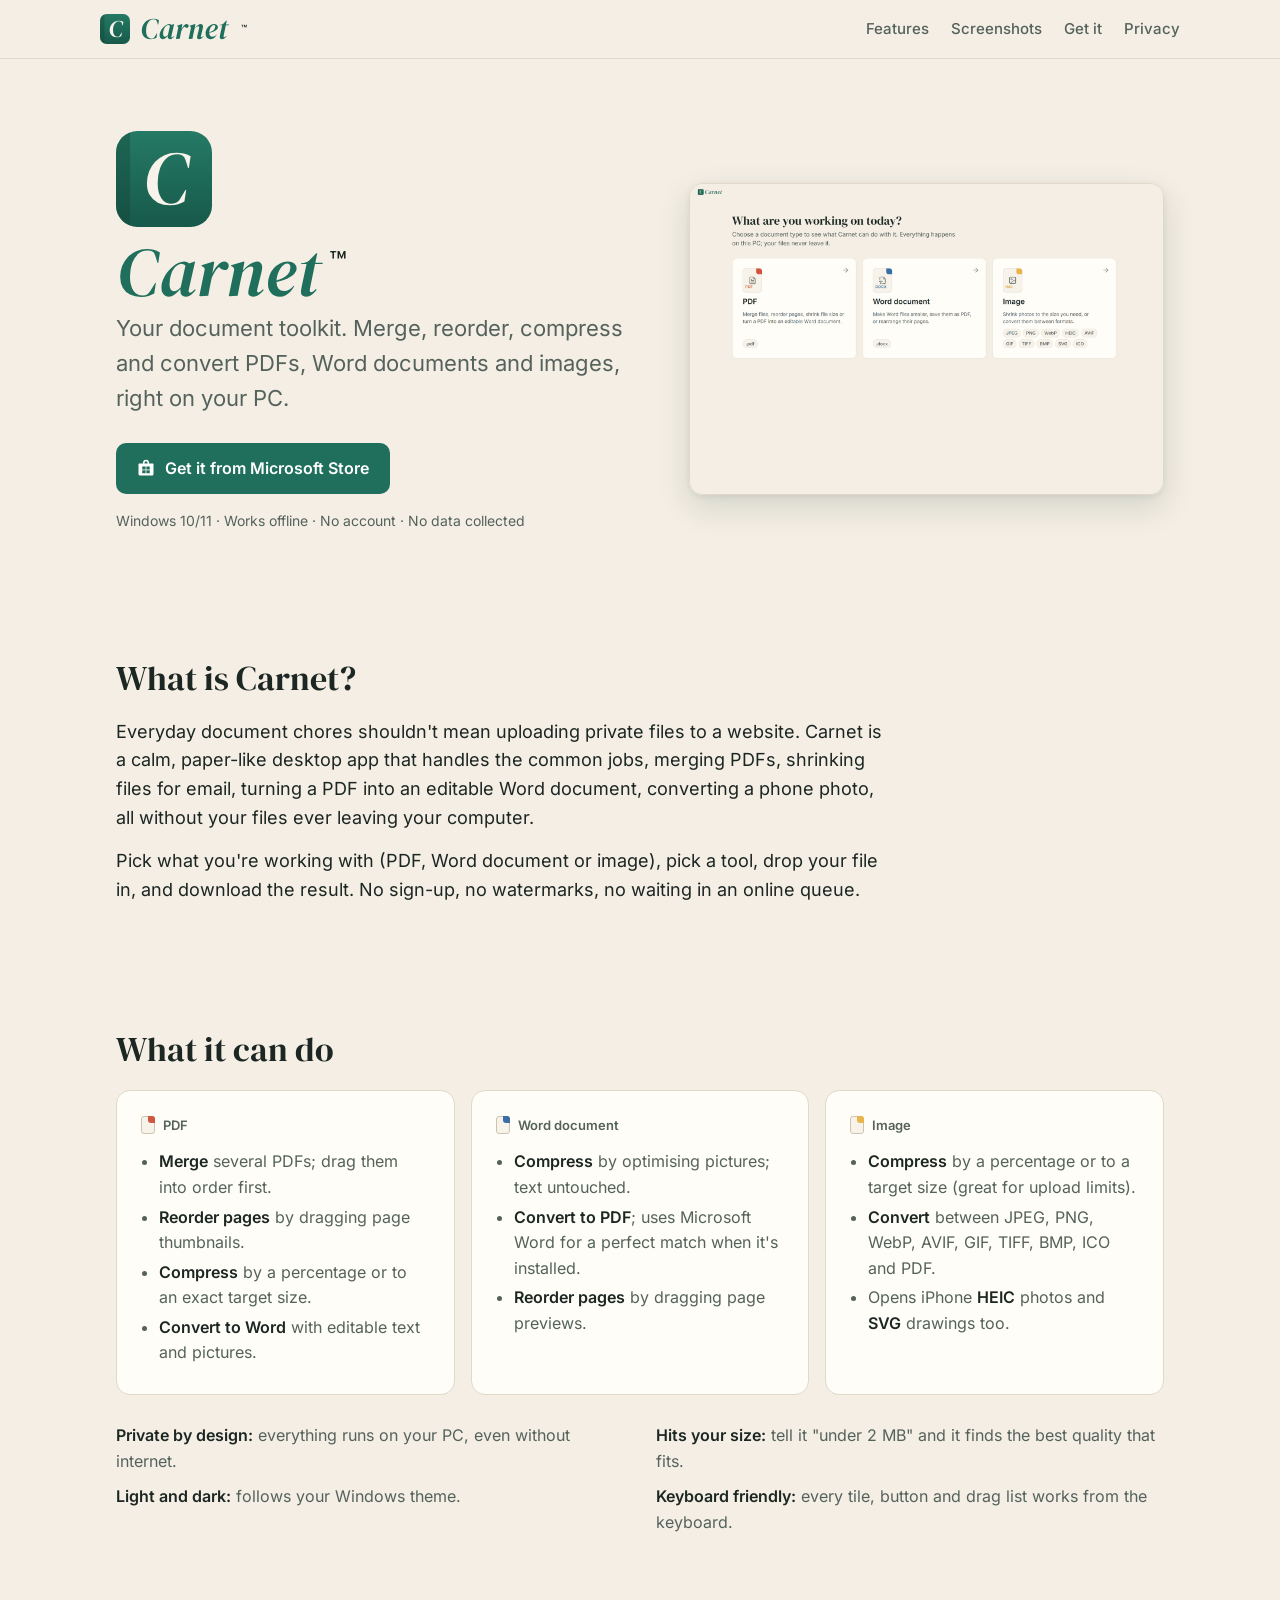
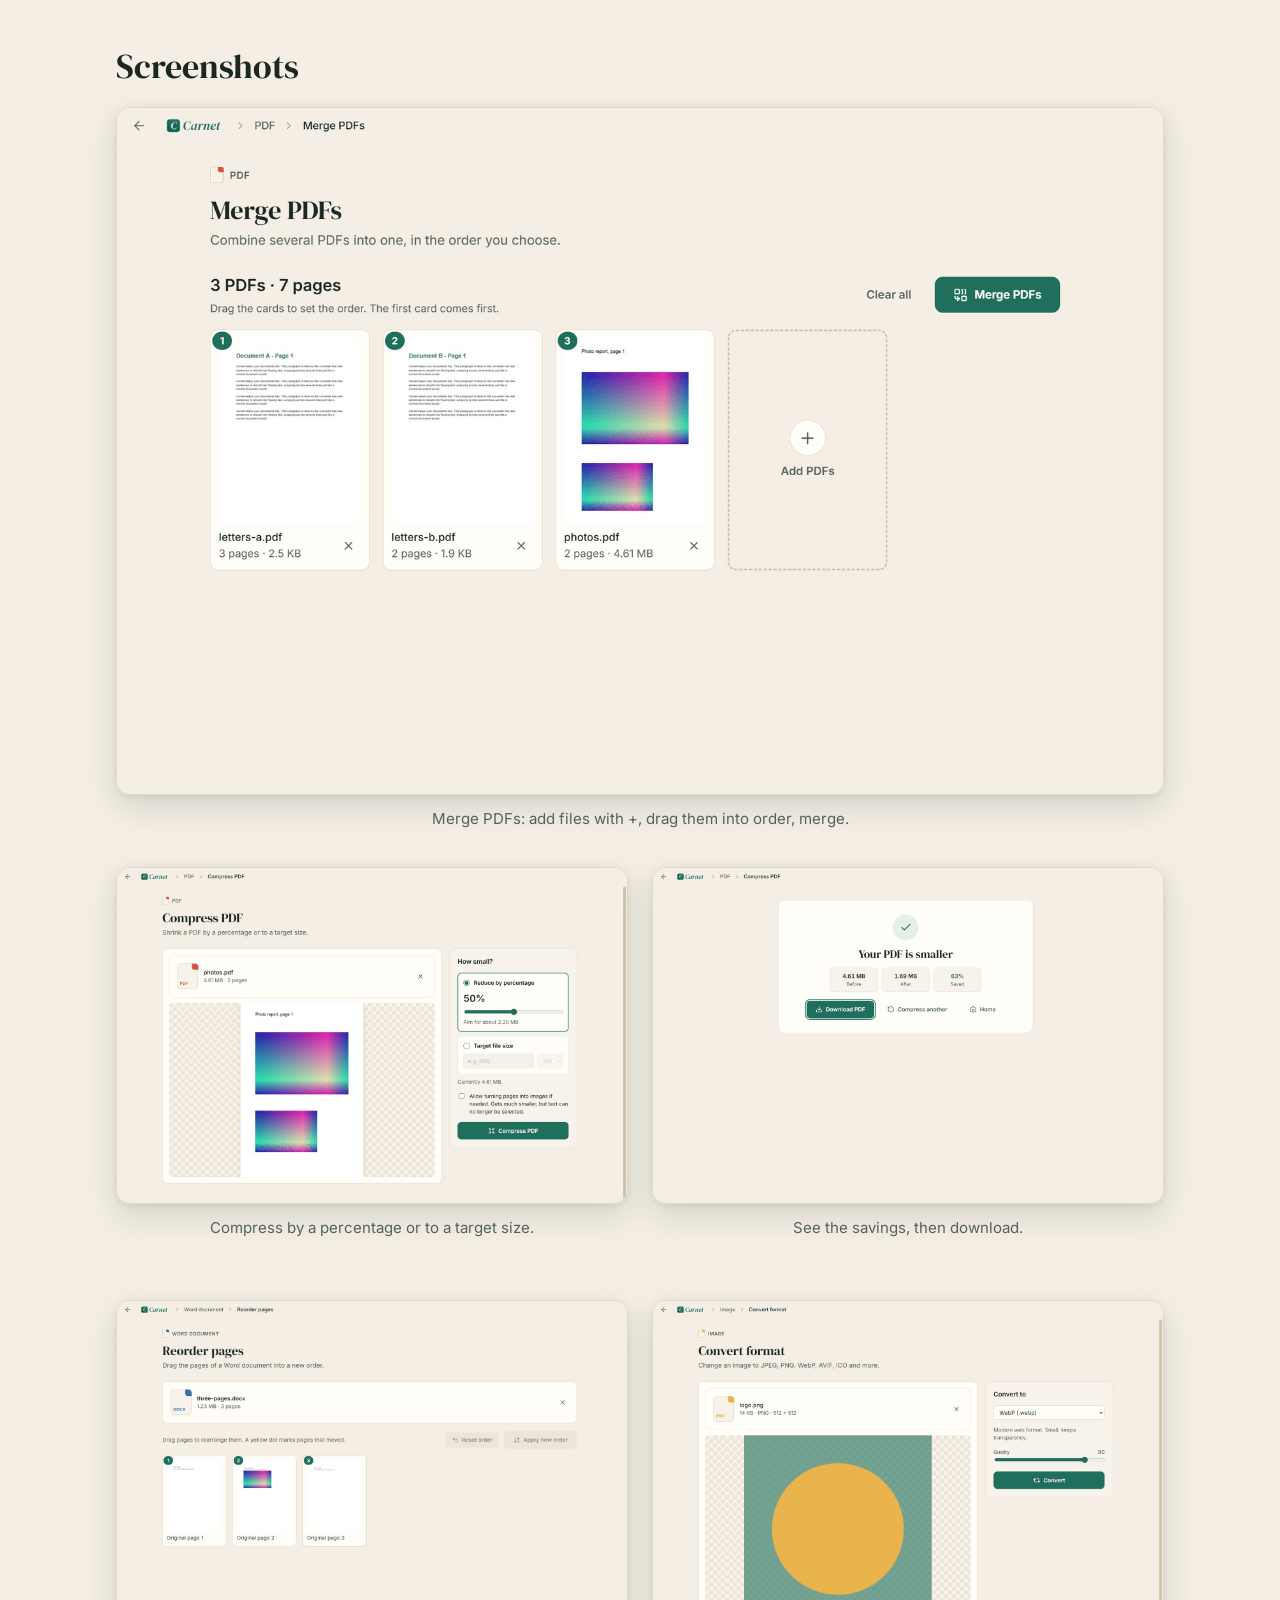
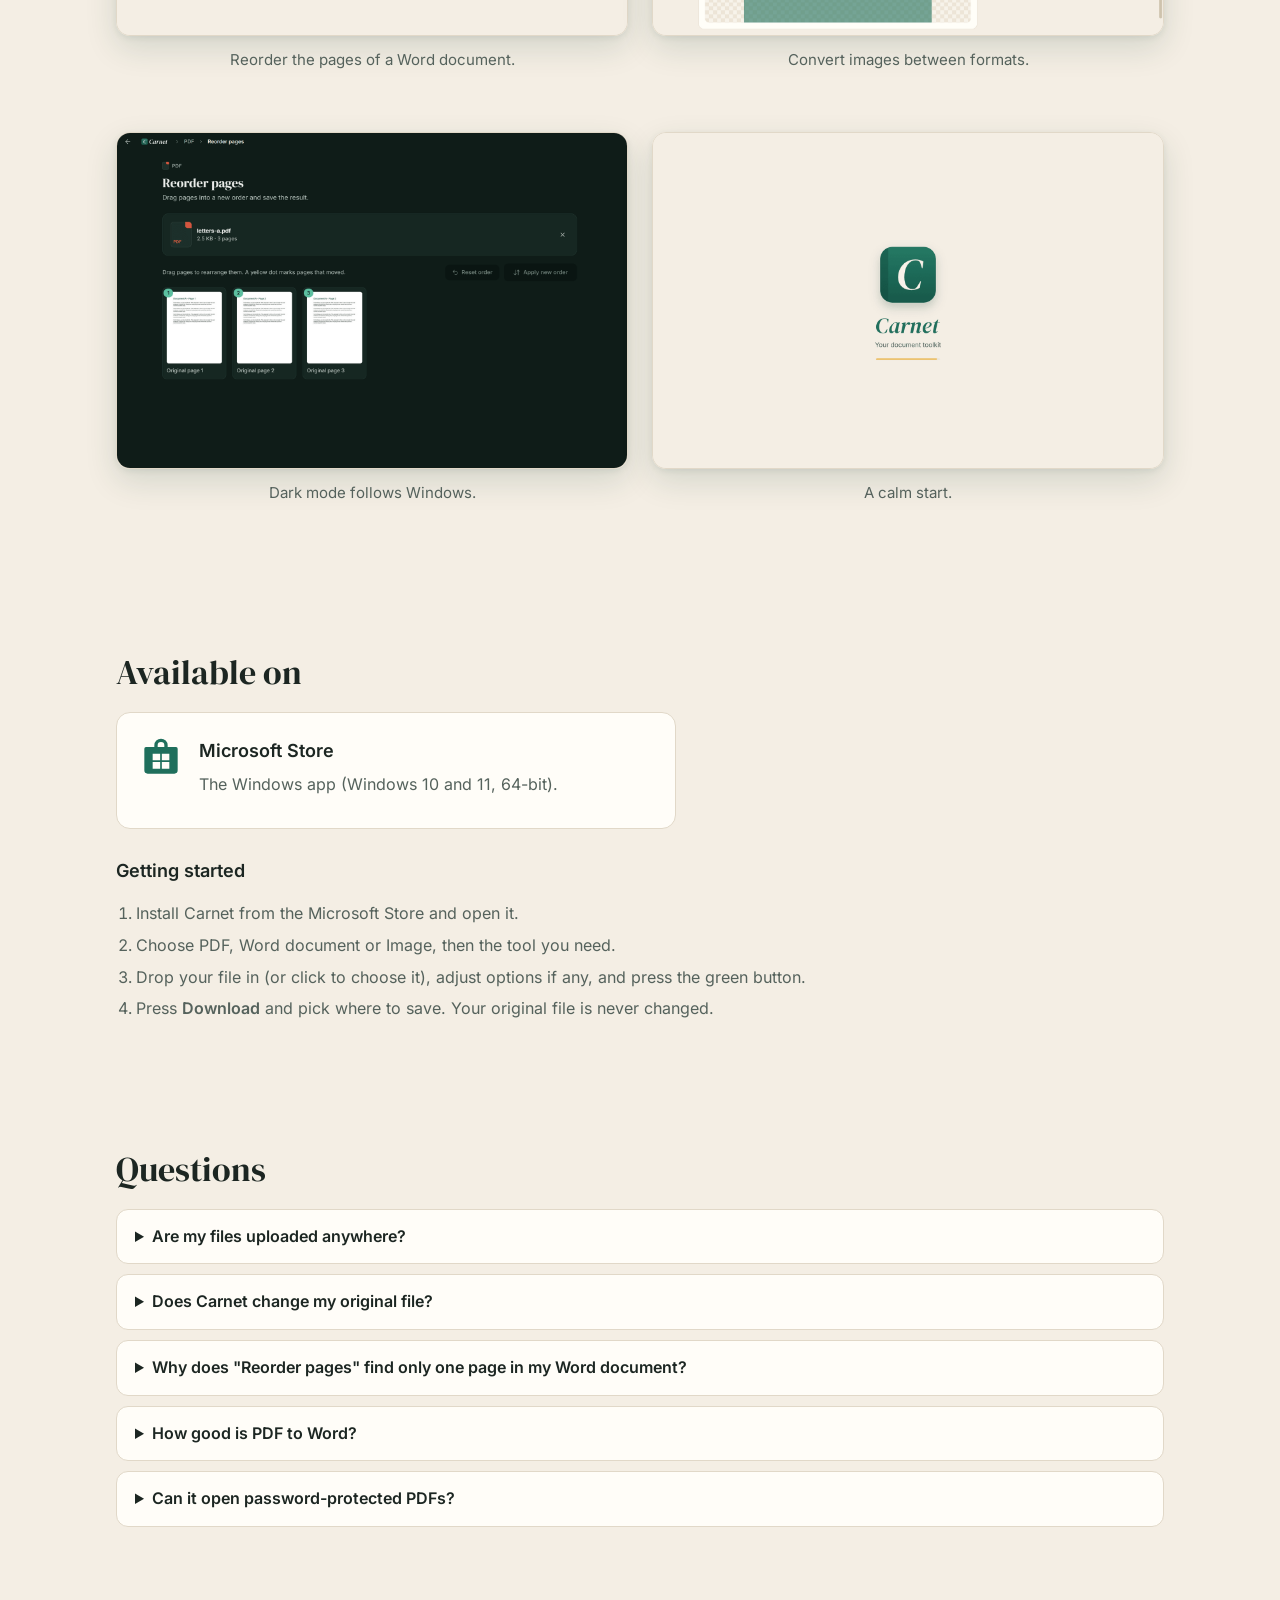
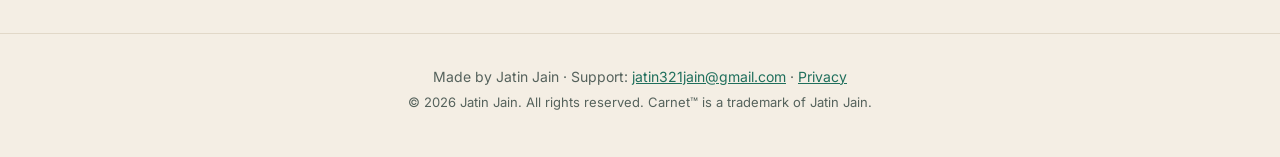
<file: index.html>
<!doctype html>
<html lang="en">
  <head>
    <meta charset="UTF-8" />
    <meta name="viewport" content="width=device-width, initial-scale=1" />
    <title>Carnet™ · Your document toolkit for Windows</title>
    <meta
      name="description"
      content="Carnet merges, reorders, compresses and converts PDFs, Word documents and images on your Windows PC. Simple, calm, and fully offline: your files never leave your computer."
    />
    <link rel="icon" href="assets/favicon.ico" sizes="any" />
    <link rel="icon" type="image/svg+xml" href="assets/favicon.svg" />
    <link rel="apple-touch-icon" href="assets/apple-touch-icon.png" />
    <meta property="og:title" content="Carnet™ · Your document toolkit" />
    <meta property="og:description" content="Merge, reorder, compress and convert PDFs, Word documents and images. Offline, on Windows." />
    <meta property="og:image" content="https://jatin-jain-123.github.io/carnet/assets/og-image-1200x630.png" />
    <meta property="og:url" content="https://jatin-jain-123.github.io/carnet/" />
    <meta name="twitter:card" content="summary_large_image" />
    <link rel="stylesheet" href="styles.css" />
  </head>
  <body>
    <header class="nav">
      <a class="brand" href="./"><img class="icon" src="assets/icon.svg" alt="" width="30" height="30" /><img class="wordmark only-light" src="assets/wordmark.svg" alt="Carnet" /><img class="wordmark only-dark" src="assets/wordmark-paper.svg" alt="Carnet" /><sup class="tm" title="Carnet is a trademark of Jatin Jain">™</sup></a>
      <nav>
        <a href="#features">Features</a>
        <a href="#screenshots">Screenshots</a>
        <a href="#get">Get it</a>
        <a href="privacy.html">Privacy</a>
      </nav>
    </header>

    <main>
      <!-- Title + tagline -->
      <section class="hero">
        <div>
          <img class="hero-logo" src="assets/icon.svg" alt="Carnet logo" width="96" height="96" />
          <h1><img class="wordmark only-light" src="assets/wordmark.svg" alt="Carnet" /><img class="wordmark only-dark" src="assets/wordmark-paper.svg" alt="Carnet" /><sup class="tm" title="Carnet is a trademark of Jatin Jain">™</sup></h1>
          <p class="tagline">Your document toolkit. Merge, reorder, compress and convert PDFs, Word documents and images, right on your PC.</p>
          <div class="cta">
            <a class="button primary" href="https://apps.microsoft.com/detail/9NG0MKF75N74" target="_blank" rel="noopener" title="Get Carnet from the Microsoft Store">
              <svg width="18" height="18" viewBox="0 0 24 24" aria-hidden="true"><path fill="currentColor" d="M8 6V5a4 4 0 0 1 8 0v1h5a1 1 0 0 1 1 1v13a2 2 0 0 1-2 2H4a2 2 0 0 1-2-2V7a1 1 0 0 1 1-1zm2 0h4V5a2 2 0 0 0-4 0zM7 10v4h4.5v-4zm5.5 0v4H17v-4zM7 15v4h4.5v-4zm5.5 0v4H17v-4z"/></svg>
              Get it from Microsoft Store
            </a>
          </div>
          <p class="note">Windows 10/11 · Works offline · No account · No data collected</p>
        </div>
        <img class="hero-shot only-light" src="screenshots/home.png" alt="Carnet home screen with PDF, Word document and Image tiles" />
        <img class="hero-shot only-dark" src="screenshots/home-dark.png" alt="Carnet home screen in dark mode" />
      </section>

      <!-- Description -->
      <section class="description">
        <h2>What is Carnet?</h2>
        <p>
          Everyday document chores shouldn't mean uploading private files to a website. Carnet is a calm, paper-like
          desktop app that handles the common jobs, merging PDFs, shrinking files for email, turning a PDF into an
          editable Word document, converting a phone photo, all without your files ever leaving your computer.
        </p>
        <p>
          Pick what you're working with (PDF, Word document or image), pick a tool, drop your file in, and download the
          result. No sign-up, no watermarks, no waiting in an online queue.
        </p>
      </section>

      <!-- Features -->
      <section id="features" class="features">
        <h2>What it can do</h2>
        <div class="grid">
          <div class="card">
            <span class="chip" style="--ft: var(--pdf)"><i></i>PDF</span>
            <ul>
              <li><strong>Merge</strong> several PDFs; drag them into order first.</li>
              <li><strong>Reorder pages</strong> by dragging page thumbnails.</li>
              <li><strong>Compress</strong> by a percentage or to an exact target size.</li>
              <li><strong>Convert to Word</strong> with editable text and pictures.</li>
            </ul>
          </div>
          <div class="card">
            <span class="chip" style="--ft: var(--doc)"><i></i>Word document</span>
            <ul>
              <li><strong>Compress</strong> by optimising pictures; text untouched.</li>
              <li><strong>Convert to PDF</strong>; uses Microsoft Word for a perfect match when it's installed.</li>
              <li><strong>Reorder pages</strong> by dragging page previews.</li>
            </ul>
          </div>
          <div class="card">
            <span class="chip" style="--ft: var(--image)"><i></i>Image</span>
            <ul>
              <li><strong>Compress</strong> by a percentage or to a target size (great for upload limits).</li>
              <li><strong>Convert</strong> between JPEG, PNG, WebP, AVIF, GIF, TIFF, BMP, ICO and PDF.</li>
              <li>Opens iPhone <strong>HEIC</strong> photos and <strong>SVG</strong> drawings too.</li>
            </ul>
          </div>
        </div>
        <ul class="facts">
          <li><strong>Private by design:</strong> everything runs on your PC, even without internet.</li>
          <li><strong>Hits your size:</strong> tell it "under 2 MB" and it finds the best quality that fits.</li>
          <li><strong>Light and dark:</strong> follows your Windows theme.</li>
          <li><strong>Keyboard friendly:</strong> every tile, button and drag list works from the keyboard.</li>
        </ul>
      </section>

      <!-- Screenshots -->
      <section id="screenshots" class="screenshots">
        <h2>Screenshots</h2>
        <figure>
          <img src="screenshots/merge.png" alt="Merge PDFs screen with three PDF cards in order and an Add PDFs tile" loading="lazy" />
          <figcaption>Merge PDFs: add files with +, drag them into order, merge.</figcaption>
        </figure>
        <div class="shot-grid">
          <figure>
            <img src="screenshots/compress-pdf.png" alt="Compress PDF screen with the percentage and target size options in a side panel" loading="lazy" />
            <figcaption>Compress by a percentage or to a target size.</figcaption>
          </figure>
          <figure>
            <img src="screenshots/compress-done.png" alt="Result card showing the PDF went from 4.61 MB to 1.69 MB, 63% smaller, with a Download button" loading="lazy" />
            <figcaption>See the savings, then download.</figcaption>
          </figure>
          <figure>
            <img src="screenshots/reorder-word.png" alt="Reorder pages screen showing Word document pages as tiles" loading="lazy" />
            <figcaption>Reorder the pages of a Word document.</figcaption>
          </figure>
          <figure>
            <img src="screenshots/convert-image.png" alt="Convert image screen with a format drop-down in the side bar" loading="lazy" />
            <figcaption>Convert images between formats.</figcaption>
          </figure>
          <figure>
            <img src="screenshots/reorder-pdf-dark.png" alt="Reorder PDF pages screen in dark mode" loading="lazy" />
            <figcaption>Dark mode follows Windows.</figcaption>
          </figure>
          <figure>
            <img src="screenshots/splash.png" alt="Carnet opening screen with the green Carnet icon and the name" loading="lazy" />
            <figcaption>A calm start.</figcaption>
          </figure>
        </div>
      </section>

      <!-- Platforms -->
      <section id="get" class="platforms">
        <h2>Available on</h2>
        <a class="platform" href="https://apps.microsoft.com/detail/9NG0MKF75N74" target="_blank" rel="noopener" title="Get Carnet from the Microsoft Store">
          <svg class="platform-icon" viewBox="0 0 24 24" aria-hidden="true"><path fill="currentColor" d="M8 6V5a4 4 0 0 1 8 0v1h5a1 1 0 0 1 1 1v13a2 2 0 0 1-2 2H4a2 2 0 0 1-2-2V7a1 1 0 0 1 1-1zm2 0h4V5a2 2 0 0 0-4 0zM7 10v4h4.5v-4zm5.5 0v4H17v-4zM7 15v4h4.5v-4zm5.5 0v4H17v-4z"/></svg>
          <div>
            <h3>Microsoft Store</h3>
            <p>The Windows app (Windows 10 and 11, 64-bit).</p>
          </div>
        </a>
        <h3 style="margin-top: 28px">Getting started</h3>
        <ol class="steps">
          <li>Install Carnet from the Microsoft Store and open it.</li>
          <li>Choose PDF, Word document or Image, then the tool you need.</li>
          <li>Drop your file in (or click to choose it), adjust options if any, and press the green button.</li>
          <li>Press <strong>Download</strong> and pick where to save. Your original file is never changed.</li>
        </ol>
      </section>

      <section class="faq">
        <h2>Questions</h2>
        <details>
          <summary>Are my files uploaded anywhere?</summary>
          <p>No. Carnet does all the work on your PC and has no online features. See the <a href="privacy.html">privacy policy</a>.</p>
        </details>
        <details>
          <summary>Does Carnet change my original file?</summary>
          <p>Never. It always creates a new file, which you save where you like.</p>
        </details>
        <details>
          <summary>Why does "Reorder pages" find only one page in my Word document?</summary>
          <p>
            Word works out pages while it displays a document, so Carnet relies on page breaks and the page markers Word
            saves. Open the document in Microsoft Word, save it once, and try again.
          </p>
        </details>
        <details>
          <summary>How good is PDF to Word?</summary>
          <p>
            Text, fonts, sizes and pictures come across as editable content, one Word page per PDF page. Complex layouts
            such as tables, columns and charts may need some tidying. Scanned pages are kept as pictures.
          </p>
        </details>
        <details>
          <summary>Can it open password-protected PDFs?</summary>
          <p>Not yet. Remove the password in your PDF reader first, then use Carnet.</p>
        </details>
      </section>
    </main>

    <footer>
      <p>Made by Jatin Jain · Support: <a href="mailto:jatin321jain@gmail.com">jatin321jain@gmail.com</a> · <a href="privacy.html">Privacy</a></p>
      <p class="legal">© 2026 Jatin Jain. All rights reserved. Carnet™ is a trademark of Jatin Jain.</p>
    </footer>
  </body>
</html>
</file>
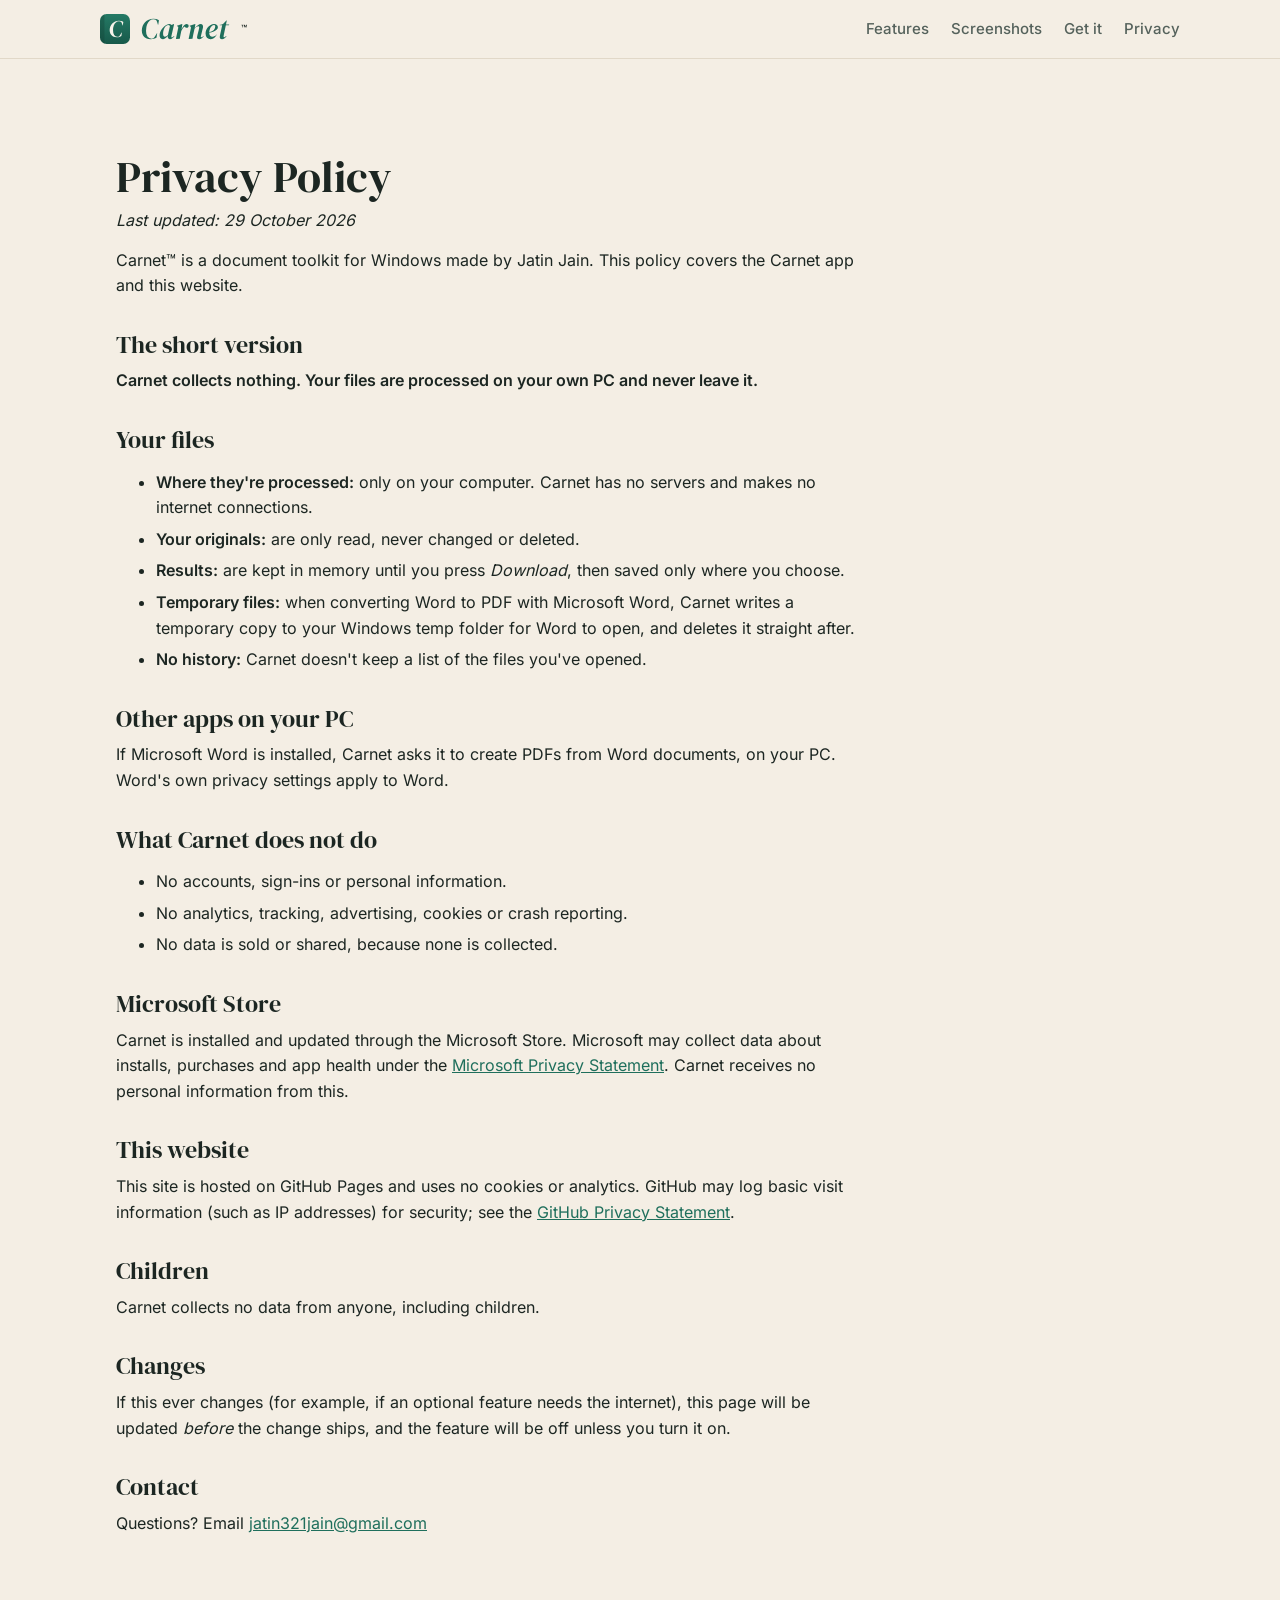
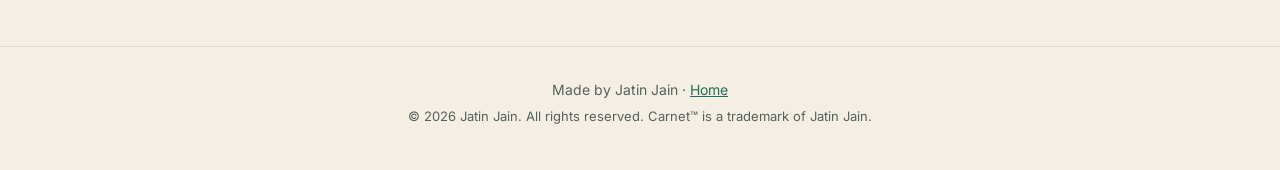
<file: privacy.html>
<!doctype html>
<html lang="en">
  <head>
    <meta charset="UTF-8" />
    <meta name="viewport" content="width=device-width, initial-scale=1" />
    <title>Carnet™ · Privacy Policy</title>
    <meta name="description" content="Carnet collects nothing. Your files are processed on your own PC and never leave it." />
    <link rel="icon" href="assets/favicon.ico" sizes="any" />
    <link rel="icon" type="image/svg+xml" href="assets/favicon.svg" />
    <link rel="stylesheet" href="styles.css" />
  </head>
  <body>
    <header class="nav">
      <a class="brand" href="./"><img class="icon" src="assets/icon.svg" alt="" width="30" height="30" /><img class="wordmark only-light" src="assets/wordmark.svg" alt="Carnet" /><img class="wordmark only-dark" src="assets/wordmark-paper.svg" alt="Carnet" /><sup class="tm" title="Carnet is a trademark of Jatin Jain">™</sup></a>
      <nav>
        <a href="./#features">Features</a>
        <a href="./#screenshots">Screenshots</a>
        <a href="./#get">Get it</a>
        <a href="privacy.html">Privacy</a>
      </nav>
    </header>
    <main>
      <section class="page">
        <h1>Privacy Policy</h1>
        <p><em>Last updated: 29 October 2026</em></p>
        <p>Carnet™ is a document toolkit for Windows made by Jatin Jain. This policy covers the Carnet app and this website.</p>

        <h2>The short version</h2>
        <p><strong>Carnet collects nothing. Your files are processed on your own PC and never leave it.</strong></p>

        <h2>Your files</h2>
        <ul>
          <li><strong>Where they're processed:</strong> only on your computer. Carnet has no servers and makes no internet connections.</li>
          <li><strong>Your originals:</strong> are only read, never changed or deleted.</li>
          <li><strong>Results:</strong> are kept in memory until you press <em>Download</em>, then saved only where you choose.</li>
          <li>
            <strong>Temporary files:</strong> when converting Word to PDF with Microsoft Word, Carnet writes a temporary
            copy to your Windows temp folder for Word to open, and deletes it straight after.
          </li>
          <li><strong>No history:</strong> Carnet doesn't keep a list of the files you've opened.</li>
        </ul>

        <h2>Other apps on your PC</h2>
        <p>
          If Microsoft Word is installed, Carnet asks it to create PDFs from Word documents, on your PC. Word's own
          privacy settings apply to Word.
        </p>

        <h2>What Carnet does not do</h2>
        <ul>
          <li>No accounts, sign-ins or personal information.</li>
          <li>No analytics, tracking, advertising, cookies or crash reporting.</li>
          <li>No data is sold or shared, because none is collected.</li>
        </ul>

        <h2>Microsoft Store</h2>
        <p>
          Carnet is installed and updated through the Microsoft Store. Microsoft may collect data about installs,
          purchases and app health under the
          <a href="https://privacy.microsoft.com/privacystatement">Microsoft Privacy Statement</a>. Carnet receives no
          personal information from this.
        </p>

        <h2>This website</h2>
        <p>
          This site is hosted on GitHub Pages and uses no cookies or analytics. GitHub may log basic visit information
          (such as IP addresses) for security; see the
          <a href="https://docs.github.com/site-policy/privacy-policies/github-general-privacy-statement">GitHub Privacy Statement</a>.
        </p>

        <h2>Children</h2>
        <p>Carnet collects no data from anyone, including children.</p>

        <h2>Changes</h2>
        <p>
          If this ever changes (for example, if an optional feature needs the internet), this page will be updated
          <em>before</em> the change ships, and the feature will be off unless you turn it on.
        </p>

        <h2>Contact</h2>
        <p>Questions? Email <a href="mailto:jatin321jain@gmail.com">jatin321jain@gmail.com</a></p>
      </section>
    </main>
    <footer>
      <p>Made by Jatin Jain · <a href="./">Home</a></p>
      <p class="legal">© 2026 Jatin Jain. All rights reserved. Carnet™ is a trademark of Jatin Jain.</p>
    </footer>
  </body>
</html>
</file>
<file: styles.css>
/* Carnet website. Colours and type follow the Carnet brand kit. */
@font-face { font-family: 'Inter'; font-weight: 400; font-display: swap; src: url('assets/fonts/Inter-400.woff2') format('woff2'); }
@font-face { font-family: 'Inter'; font-weight: 500; font-display: swap; src: url('assets/fonts/Inter-500.woff2') format('woff2'); }
@font-face { font-family: 'Inter'; font-weight: 600; font-display: swap; src: url('assets/fonts/Inter-600.woff2') format('woff2'); }
@font-face { font-family: 'DM Serif Display'; font-weight: 400; font-style: normal; font-display: swap; src: url('assets/fonts/DMSerifDisplay-Regular.woff2') format('woff2'); }
@font-face { font-family: 'DM Serif Display'; font-weight: 400; font-style: italic; font-display: swap; src: url('assets/fonts/DMSerifDisplay-Italic.woff2') format('woff2'); }

:root {
  color-scheme: light;
  --bg: #F4EEE4; --surface: #FFFDF8; --surface-2: #F7F3EA; --border: #E1D8C8; --border-strong: #CFC3AE;
  --text: #1C2622; --muted: #55625C; --primary: #1F6F5C; --primary-hover: #17594A; --on-primary: #FFFFFF;
  --primary-soft: #E3F0EA; --accent: #E9B44C; --accent-soft: #FBF0D6; --on-accent-soft: #7A5200;
  --pdf: #D2553F; --doc: #3A6EA5; --image: #E9B44C;
  --shadow: 0 12px 32px rgba(18,63,53,.14), 0 2px 6px rgba(18,63,53,.08);
  --display: 'DM Serif Display', Georgia, serif;
  --ui: 'Inter', 'Segoe UI', system-ui, sans-serif;
}
@media (prefers-color-scheme: dark) {
  :root {
    color-scheme: dark;
    --bg: #0F1C18; --surface: #162722; --surface-2: #1C302A; --border: #26403A; --border-strong: #345148;
    --text: #ECEFEA; --muted: #A9B8B1; --primary: #5CC0A0; --primary-hover: #74CDB0; --on-primary: #0F1C18;
    --primary-soft: #1E3C33; --accent-soft: #3A3020; --on-accent-soft: #F2CC7A;
    --shadow: 0 12px 32px rgba(0,0,0,.35);
  }
}

* { box-sizing: border-box; }
html { scroll-behavior: smooth; }
body { margin: 0; background: var(--bg); color: var(--text); font: 400 16px/1.6 var(--ui); -webkit-font-smoothing: antialiased; }
a { color: var(--primary); }
a:hover { color: var(--primary-hover); }
img { max-width: 100%; display: block; }
:focus-visible { outline: 2px solid var(--primary); outline-offset: 2px; border-radius: 4px; }
.tm { font-size: .45em; vertical-align: super; margin-left: .05em; font-family: var(--ui); font-weight: 500; }

.only-dark { display: none; }
@media (prefers-color-scheme: dark) { .only-dark { display: block; } .only-light { display: none; } }
.brand .only-dark, .hero h1 .only-dark { display: none; }
@media (prefers-color-scheme: dark) { .brand .only-dark, .hero h1 .only-dark { display: inline; } }

/* nav */
.nav { position: sticky; top: 0; z-index: 10; display: flex; align-items: center; justify-content: space-between; gap: 16px; padding: 14px max(16px, calc((100% - 1080px) / 2)); background: color-mix(in srgb, var(--bg) 88%, transparent); backdrop-filter: blur(10px); border-bottom: 1px solid var(--border); }
.brand { display: flex; align-items: center; gap: 10px; text-decoration: none; color: var(--text); font-size: 22px; }
.brand .icon { width: 30px; height: 30px; }
.brand .wordmark { height: 24px; width: auto; }
.nav nav { display: flex; gap: 22px; flex-wrap: wrap; }
.nav nav a { color: var(--muted); text-decoration: none; font-weight: 500; font-size: 15px; }
.nav nav a:hover { color: var(--text); }

main { max-width: 1080px; margin: 0 auto; padding: 0 16px; }
section { padding: 56px 0; }
h1, h2 { font-family: var(--display); font-weight: 400; line-height: 1.15; }
h2 { font-size: 34px; margin: 0 0 20px; }
h3 { font-size: 18px; margin: 0 0 6px; }
p { margin: 0 0 14px; }

/* hero */
.hero { display: grid; grid-template-columns: 1.05fr .95fr; gap: 48px; align-items: center; padding-top: 72px; }
.hero h1 { font-size: 64px; margin: 18px 0 10px; display: flex; align-items: flex-start; }
.hero h1 .wordmark { height: 56px; width: auto; }
.hero .tagline { font-size: 22px; color: var(--muted); margin-bottom: 26px; }
.hero-logo { width: 96px; height: 96px; }
.cta { display: flex; gap: 12px; flex-wrap: wrap; align-items: center; }
.button { display: inline-flex; align-items: center; gap: 10px; padding: 12px 20px; border-radius: 10px; border: 1px solid var(--border-strong); background: var(--surface); color: var(--text); text-decoration: none; font-weight: 600; }
.button.primary { background: var(--primary); color: var(--on-primary); border-color: transparent; }
.button.primary:hover { background: var(--primary-hover); color: var(--on-primary); }
.button.soon { cursor: default; }
.badge { display: inline-block; padding: 2px 8px; border-radius: 999px; background: var(--accent-soft); color: var(--on-accent-soft); font-size: 12px; font-weight: 600; }
.note { color: var(--muted); font-size: 14px; margin-top: 16px; }
.hero-shot { border-radius: 14px; border: 1px solid var(--border); box-shadow: var(--shadow); }

/* description + features */
.description p { font-size: 18px; max-width: 70ch; }
.grid { display: grid; gap: 16px; grid-template-columns: repeat(3, 1fr); }
.card { background: var(--surface); border: 1px solid var(--border); border-radius: 14px; padding: 24px; }
.card .chip { display: inline-flex; align-items: center; gap: 8px; font-size: 13px; font-weight: 600; color: var(--muted); margin-bottom: 10px; }
.card .chip i { width: 14px; height: 18px; border-radius: 3px; background: var(--surface-2); border: 1px solid var(--border-strong); position: relative; }
.card .chip i::after { content: ''; position: absolute; right: -1px; top: -1px; width: 7px; height: 7px; border-radius: 0 3px 0 3px; background: var(--ft); }
.card ul { margin: 0; padding-left: 18px; color: var(--muted); }
.card li { margin: 4px 0; }
.card li strong { color: var(--text); font-weight: 600; }
.facts { list-style: none; padding: 0; margin: 28px 0 0; display: grid; grid-template-columns: repeat(2, 1fr); gap: 10px 32px; color: var(--muted); }
.facts strong { color: var(--text); }

/* screenshots */
.screenshots figure { margin: 0 0 36px; }
.screenshots img { border-radius: 14px; border: 1px solid var(--border); box-shadow: var(--shadow); }
.screenshots figcaption { color: var(--muted); font-size: 15px; margin-top: 12px; text-align: center; }
.shot-grid { display: grid; grid-template-columns: repeat(2, 1fr); gap: 24px; }

/* platforms */
.platform { display: flex; gap: 18px; align-items: flex-start; background: var(--surface); border: 1px solid var(--border); border-radius: 14px; padding: 24px; color: var(--text); text-decoration: none; max-width: 560px; }
a.platform:hover { border-color: var(--primary); }
.platform-icon { width: 40px; height: 40px; flex: none; color: var(--primary); }
.platform p { color: var(--muted); margin: 0 0 6px; }
.steps { color: var(--muted); padding-left: 20px; }
.steps li { margin: 6px 0; }

/* faq */
details { background: var(--surface); border: 1px solid var(--border); border-radius: 12px; padding: 14px 18px; margin-bottom: 10px; }
summary { cursor: pointer; font-weight: 600; }
details p { margin: 10px 0 0; color: var(--muted); }

/* text pages */
.page { max-width: 760px; }
.page h1 { font-size: 44px; margin-bottom: 6px; }
.page h2 { font-size: 24px; margin: 32px 0 10px; }
.page li { margin: 6px 0; }
.page table { border-collapse: collapse; width: 100%; margin: 8px 0 16px; font-size: 15px; }
.page th, .page td { text-align: left; padding: 8px 10px; border-bottom: 1px solid var(--border); vertical-align: top; }

footer { border-top: 1px solid var(--border); margin-top: 40px; padding: 28px 16px 40px; text-align: center; color: var(--muted); font-size: 14px; }
footer p { margin: 4px 0; }
.legal { font-size: 13px; }

@media (max-width: 860px) {
  .hero { grid-template-columns: 1fr; padding-top: 40px; }
  .hero h1 { font-size: 48px; }
  .grid, .shot-grid, .facts { grid-template-columns: 1fr; }
  .nav nav { gap: 14px; }
  h2 { font-size: 28px; }
}
</file>
